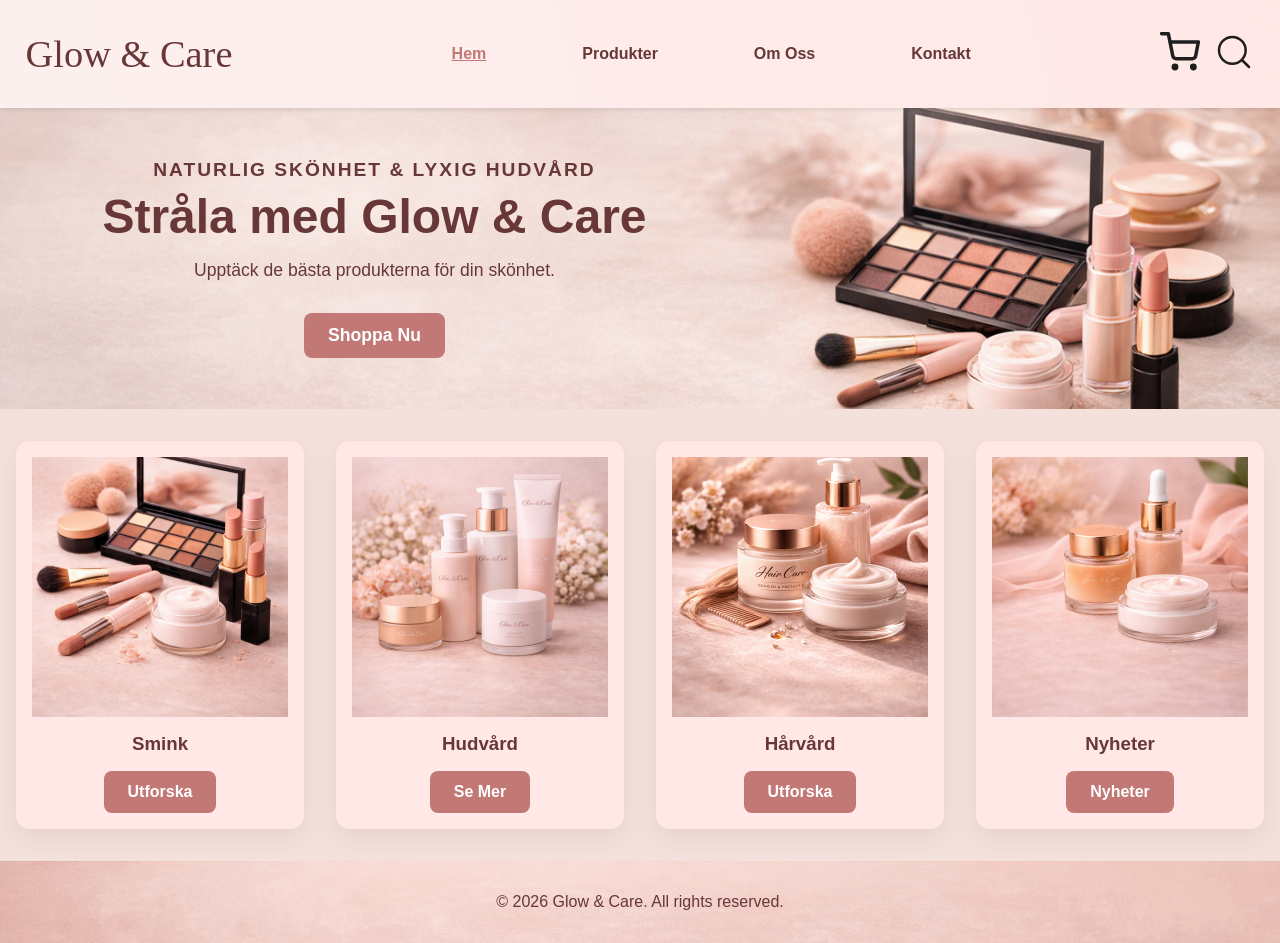
<file: index.html>
<!DOCTYPE html>
<html lang="sv">
<head>
    <meta charset="UTF-8">
    <meta name="viewport" content="width=device-width, initial-scale=1.0">
    <title>Glow & Care</title>
    <link rel="stylesheet" href="style.css">
    <script src="cart.js"></script>
</head>
<body>
    <header>
        <nav class="navbar">
            <div class="logo">
                <h1 id="logo">Glow & Care</h1>
            </div>
            <ul class="nav-links">
                <li><a href="index.html" class="active">Hem</a></li>
                <li><a href="products.html">Produkter</a></li>
                <li><a href="aboutUs.html">Om Oss</a></li>
                <li><a href="contact.html">Kontakt</a></li>
            </ul>
            <div class="nav-icons">
                <a id="cart-icon" href="cart.html" style="position: relative; cursor: pointer;">
                    <img id="icons" src="Shopping cart.svg" alt="Shopping Cart">
                    <span id="cart-count" class="cart-badge">0</span>
                </a>
                <img id="icons" src="Search.svg" alt="Search Icon">
            </div>
        </nav>
    </header>

    <section class="hero">
        <div class="hero-content">
            <h2>Naturlig skönhet & lyxig hudvård</h2>
            <h1>Stråla med Glow & Care</h1>
            <p>Upptäck de bästa produkterna för din skönhet.</p>
            <a href="products.html" class="btn hero-btn">Shoppa Nu</a>
        </div>
        <div class="hero-image">
        </div>
    </section>

    <section class="categories">
        <div class="category-card">
            <img src="MakeupProductImage.png" alt="Smink">
            <h3>Smink</h3>
            <a href="makeup.html" class="btn">Utforska</a>
        </div>
        <div class="category-card">
            <img src="SkincareProductImage.png" alt="Hudvård">
            <h3>Hudvård</h3>
            <a href="skincare.html" class="btn">Se Mer</a>
        </div>
        <div class="category-card">
            <img src="haircareProductImage.png" alt="Hårvård">
            <h3>Hårvård</h3>
            <a href="haircare.html" class="btn">Utforska</a>
        </div>
        <div class="category-card">
            <img src="NewsProductImage.png" alt="Nyheter">
            <h3>Nyheter</h3>
            <a href="products.html" class="btn">Nyheter</a>
        </div>
    </section>

    <footer>
        <p>&copy; 2026 Glow & Care. All rights reserved.</p>
    </footer>
</body>
</html>
</file>
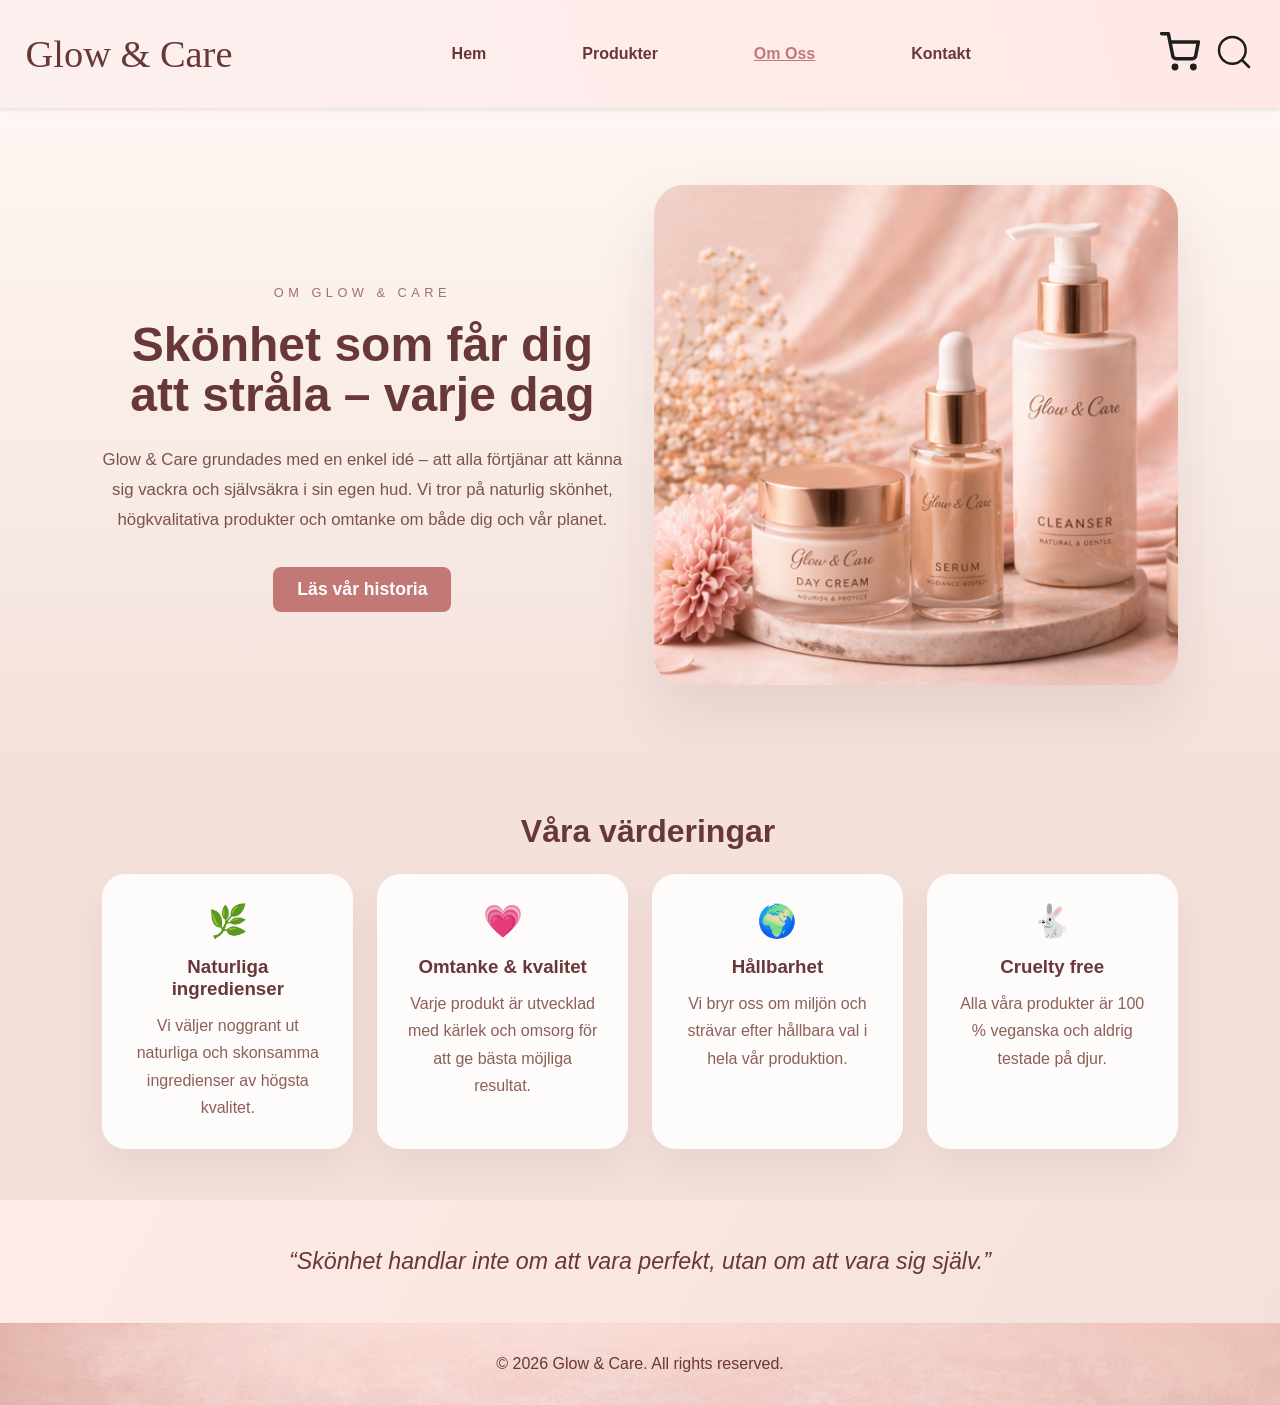
<file: aboutUs.html>
<!DOCTYPE html>
<html lang="sv">
<head>
    <meta charset="UTF-8">
    <meta name="viewport" content="width=device-width, initial-scale=1.0">
    <title>Om Oss - Glow & Care</title>
    <link rel="stylesheet" href="style.css">
    <link rel="stylesheet" href="about.css">
    <script src="cart.js"></script>
</head>
<body>
    <header>
        <nav class="navbar">
            <div class="logo">
                <h1 id="logo">Glow & Care</h1>
            </div>
            <ul class="nav-links">
                <li><a href="index.html">Hem</a></li>
                <li><a href="products.html">Produkter</a></li>
                <li><a href="aboutUs.html" class="active">Om Oss</a></li>
                <li><a href="contact.html">Kontakt</a></li>
            </ul>
            <div class="nav-icons">
                <a id="cart-icon" href="cart.html" style="position: relative; cursor: pointer;">
                    <img id="icons" src="Shopping cart.svg" alt="Shopping Cart">
                    <span id="cart-count" class="cart-badge">0</span>
                </a>
                <img id="icons" src="Search.svg" alt="Search Icon">
            </div>
        </nav>
    </header>

    <section class="hero about-hero">
        <div class="hero-content">
            <p class="section-label">Om Glow & Care</p>
            <h1>Skönhet som får dig att stråla – varje dag</h1>
            <p>Glow & Care grundades med en enkel idé – att alla förtjänar att känna sig vackra och självsäkra i sin egen hud. Vi tror på naturlig skönhet, högkvalitativa produkter och omtanke om både dig och vår planet.</p>
            <a href="#values" class="btn hero-btn">Läs vår historia</a>
        </div>
        <div class="hero-image about-hero-image"></div>
    </section>

    <section id="values" class="values">
        <h2 class="section-title">Våra värderingar</h2>
        <div class="values-grid">
            <div class="value-card">
                <div class="value-icon">🌿</div>
                <h3>Naturliga ingredienser</h3>
                <p>Vi väljer noggrant ut naturliga och skonsamma ingredienser av högsta kvalitet.</p>
            </div>
            <div class="value-card">
                <div class="value-icon">💗</div>
                <h3>Omtanke & kvalitet</h3>
                <p>Varje produkt är utvecklad med kärlek och omsorg för att ge bästa möjliga resultat.</p>
            </div>
            <div class="value-card">
                <div class="value-icon">🌍</div>
                <h3>Hållbarhet</h3>
                <p>Vi bryr oss om miljön och strävar efter hållbara val i hela vår produktion.</p>
            </div>
            <div class="value-card">
                <div class="value-icon">🐇</div>
                <h3>Cruelty free</h3>
                <p>Alla våra produkter är 100 % veganska och aldrig testade på djur.</p>
            </div>
        </div>
    </section>

    <section class="quote-banner">
        <p>“Skönhet handlar inte om att vara perfekt, utan om att vara sig själv.”</p>
    </section>

    <footer>
        <p>&copy; 2026 Glow & Care. All rights reserved.</p>
    </footer>
</body>
</html>
</file>
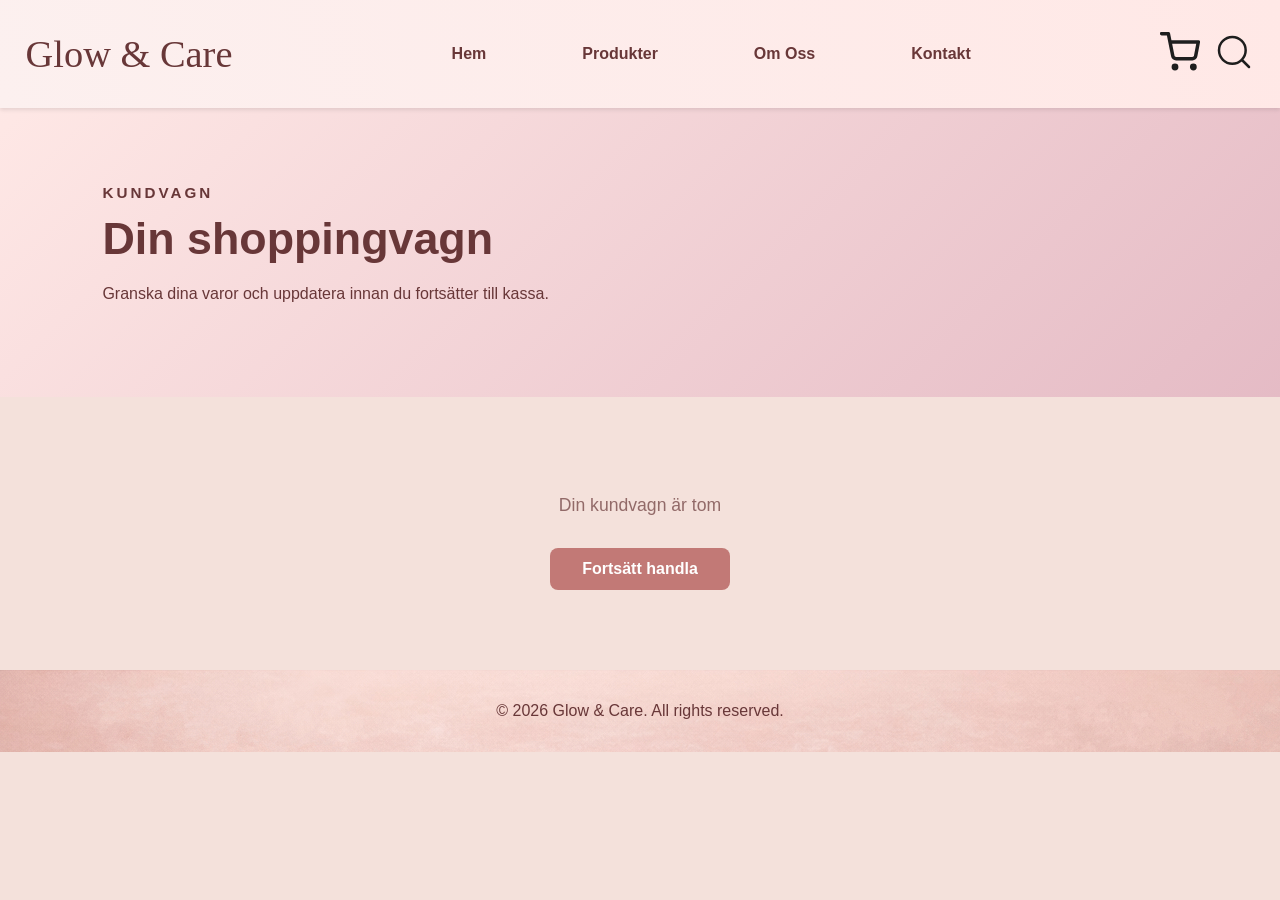
<file: cart.html>
<!DOCTYPE html>
<html lang="sv">
<head>
    <meta charset="UTF-8">
    <meta name="viewport" content="width=device-width, initial-scale=1.0">
    <title>Kundvagn | Glow & Care</title>
    <link rel="stylesheet" href="style.css">
    <script src="cart.js"></script>
</head>
<body>
    <header>
        <nav class="navbar">
            <div class="logo">
                <h1 id="logo">Glow & Care</h1>
            </div>
            <ul class="nav-links">
                <li><a href="index.html">Hem</a></li>
                <li><a href="products.html">Produkter</a></li>
                <li><a href="aboutUs.html">Om Oss</a></li>
                <li><a href="contact.html">Kontakt</a></li>
            </ul>
            <div class="nav-icons">
                <a id="cart-icon" href="cart.html" style="position: relative; cursor: pointer;">
                    <img id="icons" src="Shopping cart.svg" alt="Shopping Cart">
                    <span id="cart-count" class="cart-badge">0</span>
                </a>
                <img id="icons" src="Search.svg" alt="Search Icon">
            </div>
        </nav>
    </header>

    <section class="page-hero">
        <div>
            <h2>Kundvagn</h2>
            <h1>Din shoppingvagn</h1>
            <p>Granska dina varor och uppdatera innan du fortsätter till kassa.</p>
        </div>
    </section>

    <section class="cart-container">
        <div id="cart-content">
            <div class="empty-cart">
                <p>Din kundvagn är tom</p>
                <a href="products.html" class="btn btn-continue-shopping">Fortsätt handla</a>
            </div>
        </div>
    </section>

    <footer>
        <p>&copy; 2026 Glow & Care. All rights reserved.</p>
    </footer>

    <script>
        // Hantera kundvagn-sidan
        class CartPage {
            constructor() {
                this.cart = window.cart;
                this.renderCart();
            }

            renderCart() {
                const cartContent = document.getElementById('cart-content');
                
                if (this.cart.cart.length === 0) {
                    cartContent.innerHTML = `
                        <div class="empty-cart">
                            <p>Din kundvagn är tom</p>
                            <a href="products.html" class="btn btn-continue-shopping">Fortsätt handla</a>
                        </div>
                    `;
                    return;
                }

                let html = '<div class="cart-items">';
                
                this.cart.cart.forEach(item => {
                    const totalPrice = item.price * item.quantity;
                    html += `
                        <div class="cart-item">
                            <div class="cart-item-info">
                                <div class="cart-item-name">${item.name}</div>
                                <div class="cart-item-price">${item.price} kr per stycke</div>
                                <div class="cart-item-quantity">
                                    <button class="quantity-btn" onclick="cartPage.updateQuantity('${item.id}', ${item.quantity - 1})">−</button>
                                    <input type="number" class="quantity-input" value="${item.quantity}" min="1" onchange="cartPage.updateQuantity('${item.id}', parseInt(this.value))">
                                    <button class="quantity-btn" onclick="cartPage.updateQuantity('${item.id}', ${item.quantity + 1})">+</button>
                                </div>
                                <div><strong>Totalt: ${totalPrice} kr</strong></div>
                            </div>
                            <button class="remove-btn" onclick="cartPage.removeItem('${item.id}')">Ta bort</button>
                        </div>
                    `;
                });

                html += '</div>';

                // Lägg till sammanfattning
                const totalPrice = this.cart.getTotalPrice();
                html += `
                    <div class="cart-summary">
                        <div class="summary-row">
                            <span>Summa:</span>
                            <span>${this.cart.cart.reduce((sum, item) => sum + (item.price * item.quantity), 0)} kr</span>
                        </div>
                        <div class="summary-row">
                            <span>Frakt:</span>
                            <span>49 kr</span>
                        </div>
                        <div class="summary-row summary-total">
                            <span>Totalt att betala:</span>
                            <span>${totalPrice + 49} kr</span>
                        </div>
                    </div>
                    <div class="cart-actions">
                        <a href="products.html" class="btn btn-continue-shopping">Fortsätt handla</a>
                        <button class="btn btn-checkout" onclick="cartPage.checkout()">Gå till kassa</button>
                    </div>
                `;

                cartContent.innerHTML = html;
            }

            updateQuantity(productId, newQuantity) {
                this.cart.updateQuantity(productId, newQuantity);
                this.renderCart();
            }

            removeItem(productId) {
                this.cart.removeProduct(productId);
                this.renderCart();
            }

            checkout() {
                alert('Tack för din beställning!');
                this.cart.clearCart();
                this.renderCart();
            }
        }

        // Initiera kundvagn-sida när DOM är redo
        document.addEventListener('DOMContentLoaded', () => {
            window.cartPage = new CartPage();
        });
    </script>
</body>
</html>
</file>
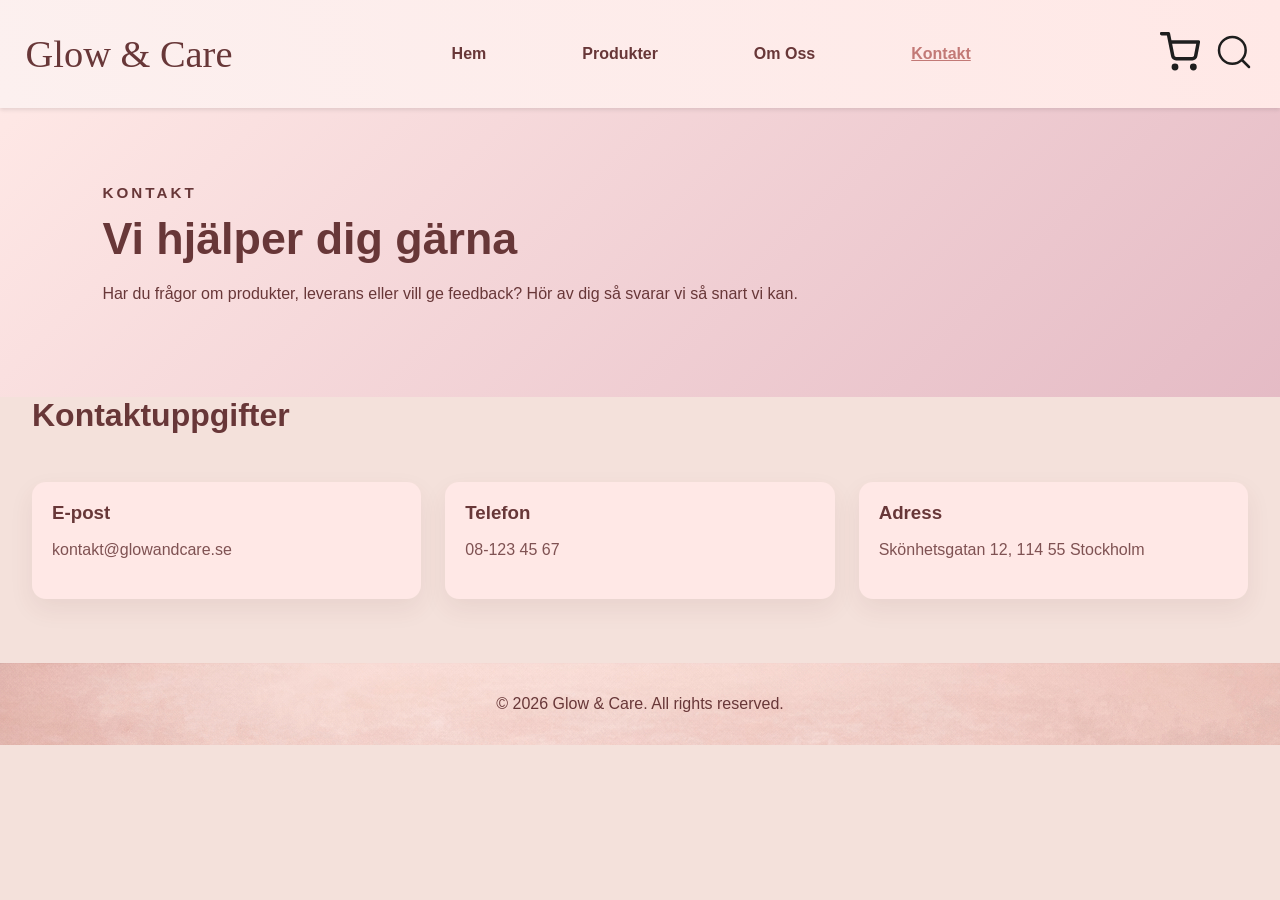
<file: contact.html>
<!DOCTYPE html>
<html lang="sv">
<head>
    <meta charset="UTF-8">
    <meta name="viewport" content="width=device-width, initial-scale=1.0">
    <title>Kontakt | Glow & Care</title>
    <link rel="stylesheet" href="style.css">
    <script src="cart.js"></script>
</head>
<body>
    <header>
        <nav class="navbar">
            <div class="logo">
                <h1 id="logo">Glow & Care</h1>
            </div>
            <ul class="nav-links">
                <li><a href="index.html">Hem</a></li>
                <li><a href="products.html">Produkter</a></li>
                <li><a href="aboutUs.html">Om Oss</a></li>
                <li><a href="contact.html" class="active">Kontakt</a></li>
            </ul>
            <div class="nav-icons">
                <a id="cart-icon" href="cart.html" style="position: relative; cursor: pointer;">
                    <img id="icons" src="Shopping cart.svg" alt="Shopping Cart">
                    <span id="cart-count" class="cart-badge">0</span>
                </a>
                <img id="icons" src="Search.svg" alt="Search Icon">
            </div>
        </nav>
    </header>

    <section class="page-hero">
        <div>
            <h2>Kontakt</h2>
            <h1>Vi hjälper dig gärna</h1>
            <p>Har du frågor om produkter, leverans eller vill ge feedback? Hör av dig så svarar vi så snart vi kan.</p>
        </div>
    </section>

    <section class="page-section">
        <h2 class="section-title">Kontaktuppgifter</h2>
        <div class="product-grid">
            <article class="product-card">
                <div class="card-content">
                    <h3>E-post</h3>
                    <p>kontakt@glowandcare.se</p>
                </div>
            </article>
            <article class="product-card">
                <div class="card-content">
                    <h3>Telefon</h3>
                    <p>08-123 45 67</p>
                </div>
            </article>
            <article class="product-card">
                <div class="card-content">
                    <h3>Adress</h3>
                    <p>Skönhetsgatan 12, 114 55 Stockholm</p>
                </div>
            </article>
        </div>
    </section>

    <footer>
        <p>&copy; 2026 Glow & Care. All rights reserved.</p>
    </footer>
</body>
</html>
</file>
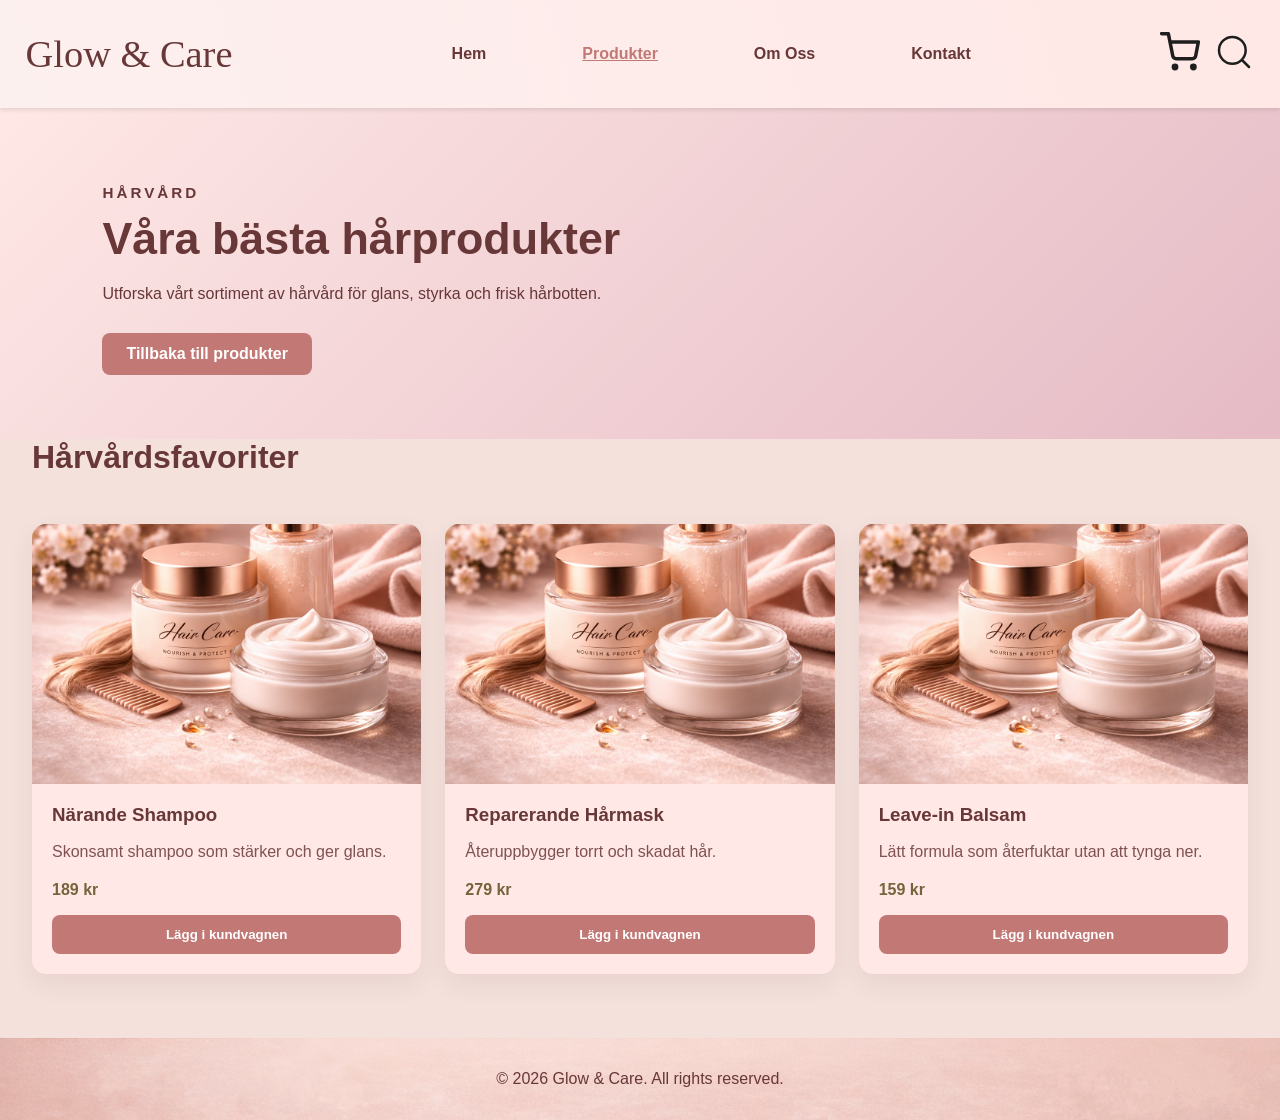
<file: haircare.html>
<!DOCTYPE html>
<html lang="sv">
<head>
    <meta charset="UTF-8">
    <meta name="viewport" content="width=device-width, initial-scale=1.0">
    <title>Hårvård | Glow & Care</title>
    <link rel="stylesheet" href="style.css">
    <script src="cart.js"></script>
</head>
<body>
    <header>
        <nav class="navbar">
            <div class="logo">
                <h1 id="logo">Glow & Care</h1>
            </div>
            <ul class="nav-links">
                <li><a href="index.html">Hem</a></li>
                <li><a href="products.html" class="active">Produkter</a></li>
                <li><a href="aboutUs.html">Om Oss</a></li>
                <li><a href="contact.html">Kontakt</a></li>
            </ul>
            <div class="nav-icons">
                <a id="cart-icon" href="cart.html" style="position: relative; cursor: pointer;">
                    <img id="icons" src="Shopping cart.svg" alt="Shopping Cart">
                    <span id="cart-count" class="cart-badge">0</span>
                </a>
                <img id="icons" src="Search.svg" alt="Search Icon">
            </div>
        </nav>
    </header>

    <section class="page-hero">
        <div>
            <h2>Hårvård</h2>
            <h1>Våra bästa hårprodukter</h1>
            <p>Utforska vårt sortiment av hårvård för glans, styrka och frisk hårbotten.</p>
            <a href="products.html" class="btn">Tillbaka till produkter</a>
        </div>
    </section>

    <section class="page-section">
        <h2 class="section-title">Hårvårdsfavoriter</h2>
        <div class="product-grid">
            <article class="product-card">
                <img src="haircareProductImage.png" alt="Några hårprodukter">
                <div class="card-content">
                    <h3>Närande Shampoo</h3>
                    <p>Skonsamt shampoo som stärker och ger glans.</p>
                    <span class="price">189 kr</span>
                    <button class="btn btn-add-cart" data-add-to-cart data-product='{"id": "shampoo-1", "name": "Närande Shampoo", "price": 189}'>Lägg i kundvagnen</button>
                </div>
            </article>
            <article class="product-card">
                <img src="haircareProductImage.png" alt="Hårmask">
                <div class="card-content">
                    <h3>Reparerande Hårmask</h3>
                    <p>Återuppbygger torrt och skadat hår.</p>
                    <span class="price">279 kr</span>
                    <button class="btn btn-add-cart" data-add-to-cart data-product='{"id": "hairmask-1", "name": "Reparerande Hårmask", "price": 279}'>Lägg i kundvagnen</button>
                </div>
            </article>
            <article class="product-card">
                <img src="haircareProductImage.png" alt="Leave-in balsam">
                <div class="card-content">
                    <h3>Leave-in Balsam</h3>
                    <p>Lätt formula som återfuktar utan att tynga ner.</p>
                    <span class="price">159 kr</span>
                    <button class="btn btn-add-cart" data-add-to-cart data-product='{"id": "leavein-1", "name": "Leave-in Balsam", "price": 159}'>Lägg i kundvagnen</button>
                </div>
            </article>
        </div>
    </section>

    <footer>
        <p>&copy; 2026 Glow & Care. All rights reserved.</p>
    </footer>
</body>
</html>
</file>
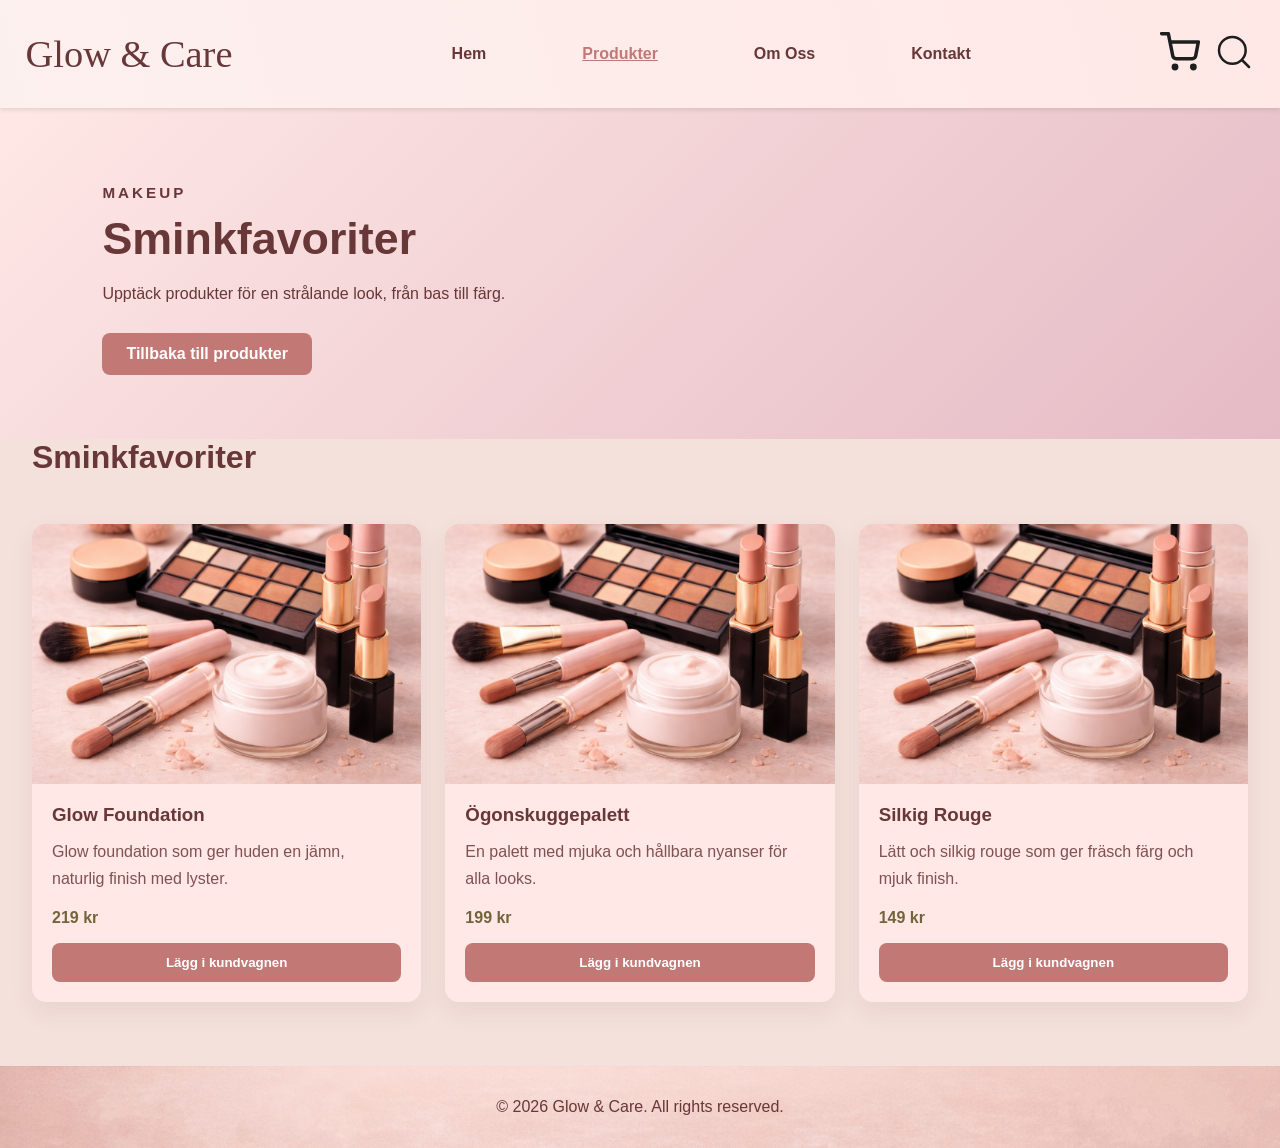
<file: makeup.html>
<!DOCTYPE html>
<html lang="sv">
<head>
    <meta charset="UTF-8">
    <meta name="viewport" content="width=device-width, initial-scale=1.0">
    <title>Makeup | Glow & Care</title>
    <link rel="stylesheet" href="style.css">
    <script src="cart.js"></script>
</head>
<body>
    <header>
        <nav class="navbar">
            <div class="logo">
                <h1 id="logo">Glow & Care</h1>
            </div>
            <ul class="nav-links">
                <li><a href="index.html">Hem</a></li>
                <li><a href="products.html" class="active">Produkter</a></li>
                <li><a href="aboutUs.html">Om Oss</a></li>
                <li><a href="contact.html">Kontakt</a></li>
            </ul>
            <div class="nav-icons">
                <a id="cart-icon" href="cart.html" style="position: relative; cursor: pointer;">
                    <img id="icons" src="Shopping cart.svg" alt="Shopping Cart">
                    <span id="cart-count" class="cart-badge">0</span>
                </a>
                <img id="icons" src="Search.svg" alt="Search Icon">
            </div>
        </nav>
    </header>

    <section class="page-hero">
        <div>
            <h2>Makeup</h2>
            <h1>Sminkfavoriter</h1>
            <p>Upptäck produkter för en strålande look, från bas till färg.</p>
            <a href="products.html" class="btn">Tillbaka till produkter</a>
        </div>
    </section>

    <section class="page-section">
        <h2 class="section-title">Sminkfavoriter</h2>
        <div class="product-grid">
            <article class="product-card">
                <img src="MakeupProductImage.png" alt="Glow foundation produktbild">
                <div class="card-content">
                    <h3>Glow Foundation</h3>
                    <p>Glow foundation som ger huden en jämn, naturlig finish med lyster.</p>
                    <span class="price">219 kr</span>
                    <button class="btn btn-add-cart" data-add-to-cart data-product='{"id": "foundation-1", "name": "Glow Foundation", "price": 219}'>Lägg i kundvagnen</button>
                </div>
            </article>
            <article class="product-card">
                <img src="MakeupProductImage.png" alt="Ögonskuggepalett">
                <div class="card-content">
                    <h3>Ögonskuggepalett</h3>
                    <p>En palett med mjuka och hållbara nyanser för alla looks.</p>
                    <span class="price">199 kr</span>
                    <button class="btn btn-add-cart" data-add-to-cart data-product='{"id": "eyeshadow-1", "name": "Ögonskuggepalett", "price": 199}'>Lägg i kundvagnen</button>
                </div>
            </article>
            <article class="product-card">
                <img src="MakeupProductImage.png" alt="Rouge produktbild">
                <div class="card-content">
                    <h3>Silkig Rouge</h3>
                    <p>Lätt och silkig rouge som ger fräsch färg och mjuk finish.</p>
                    <span class="price">149 kr</span>
                    <button class="btn btn-add-cart" data-add-to-cart data-product='{"id": "blush-1", "name": "Silkig Rouge", "price": 149}'>Lägg i kundvagnen</button>
                </div>
            </article>
        </div>
    </section>

    <footer>
        <p>&copy; 2026 Glow & Care. All rights reserved.</p>
    </footer>
</body>
</html>
</file>
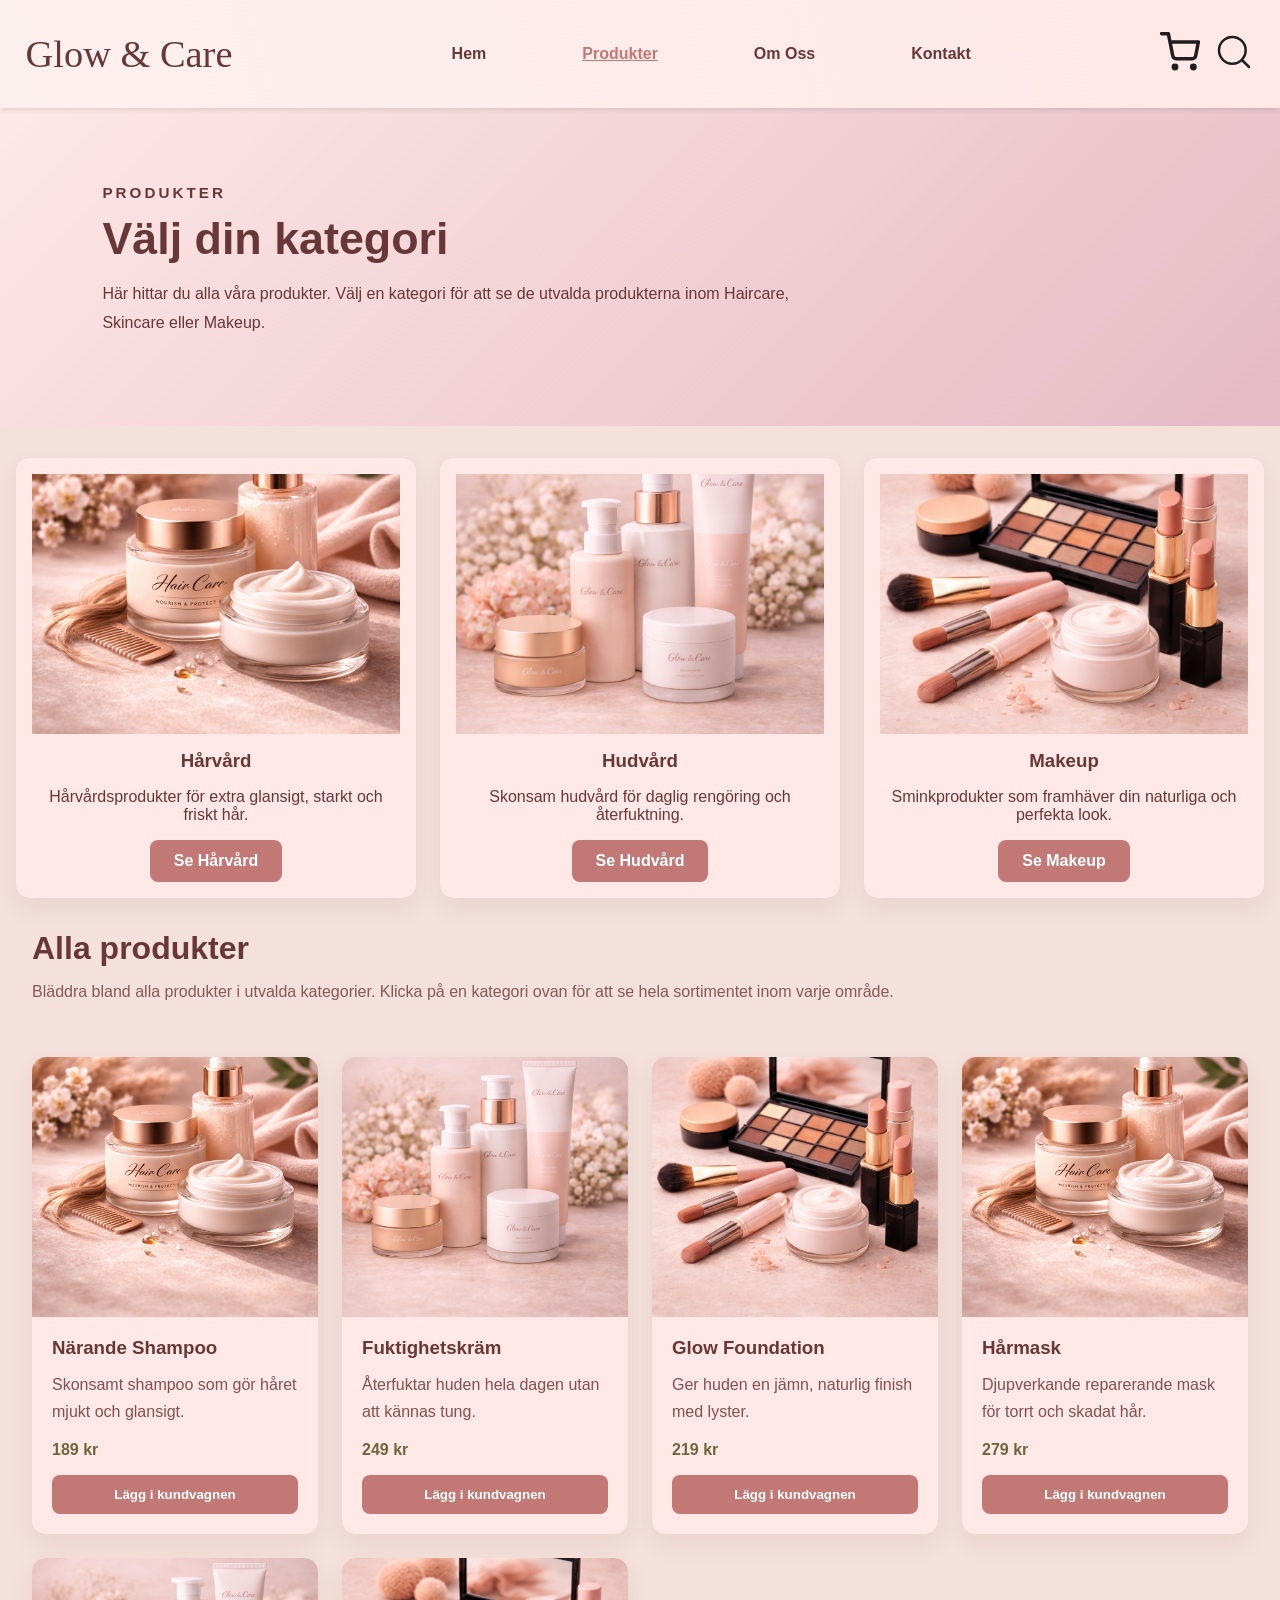
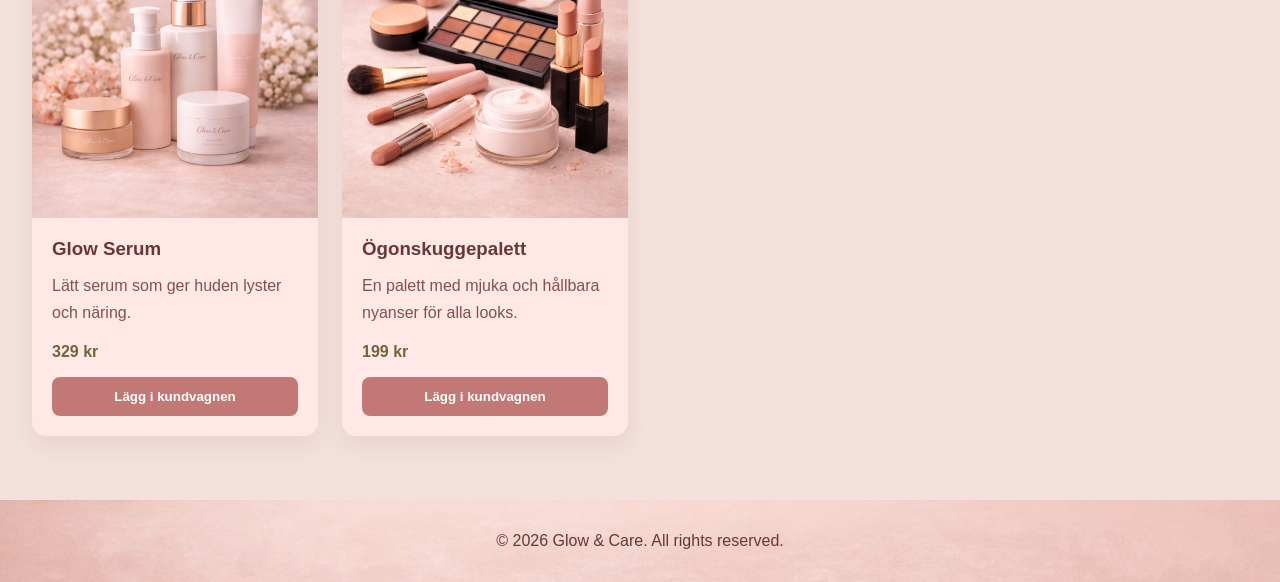
<file: products.html>
<!DOCTYPE html>
<html lang="sv">
<head>
    <meta charset="UTF-8">
    <meta name="viewport" content="width=device-width, initial-scale=1.0">
    <title>Produkter | Glow & Care</title>
    <link rel="stylesheet" href="style.css">
    <script src="cart.js"></script>
</head>
<body>
    <header>
        <nav class="navbar">
            <div class="logo">
                <h1 id="logo">Glow & Care</h1>
            </div>
            <ul class="nav-links">
                <li><a href="index.html">Hem</a></li>
                <li><a href="products.html" class="active">Produkter</a></li>
                <li><a href="aboutUs.html">Om Oss</a></li>
                <li><a href="contact.html">Kontakt</a></li>
            </ul>
            <div class="nav-icons">
                <a id="cart-icon" href="cart.html" style="position: relative; cursor: pointer;">
                    <img id="icons" src="Shopping cart.svg" alt="Shopping Cart">
                    <span id="cart-count" class="cart-badge">0</span>
                </a>
                <img id="icons" src="Search.svg" alt="Search Icon">
            </div>
        </nav>
    </header>

    <section class="page-hero">
        <div>
            <h2>Produkter</h2>
            <h1>Välj din kategori</h1>
            <p>Här hittar du alla våra produkter. Välj en kategori för att se de utvalda produkterna inom Haircare, Skincare eller Makeup.</p>
        </div>
    </section>

    <section class="category-grid">
        <article class="category-card">
            <img src="haircareProductImage.png" alt="Hårvård">
            <h3>Hårvård</h3>
            <p>Hårvårdsprodukter för extra glansigt, starkt och friskt hår.</p>
            <a href="haircare.html" class="btn">Se Hårvård</a>
        </article>
        <article class="category-card">
            <img src="SkincareProductImage.png" alt="Hudvård">
            <h3>Hudvård</h3>
            <p>Skonsam hudvård för daglig rengöring och återfuktning.</p>
            <a href="skincare.html" class="btn">Se Hudvård</a>
        </article>
        <article class="category-card">
            <img src="MakeupProductImage.png" alt="Smink">
            <h3>Makeup</h3>
            <p>Sminkprodukter som framhäver din naturliga och perfekta look.</p>
            <a href="makeup.html" class="btn">Se Makeup</a>
        </article>
    </section>

    <section class="page-section">
        <h2 class="section-title">Alla produkter</h2>
        <p class="section-intro">Bläddra bland alla produkter i utvalda kategorier. Klicka på en kategori ovan för att se hela sortimentet inom varje område.</p>
        <div class="product-grid">
            <article class="product-card">
                <img src="haircareProductImage.png" alt="Nära shampookort">
                <div class="card-content">
                    <h3>Närande Shampoo</h3>
                    <p>Skonsamt shampoo som gör håret mjukt och glansigt.</p>
                    <span class="price">189 kr</span>
                    <button class="btn btn-add-cart" data-add-to-cart data-product='{"id": "shampoo-1", "name": "Närande Shampoo", "price": 189}'>Lägg i kundvagnen</button>
                </div>
            </article>
            <article class="product-card">
                <img src="SkincareProductImage.png" alt="Fuktighetskräm produktbild">
                <div class="card-content">
                    <h3>Fuktighetskräm</h3>
                    <p>Återfuktar huden hela dagen utan att kännas tung.</p>
                    <span class="price">249 kr</span>
                    <button class="btn btn-add-cart" data-add-to-cart data-product='{"id": "moisturizer-1", "name": "Fuktighetskräm", "price": 249}'>Lägg i kundvagnen</button>
                </div>
            </article>
            <article class="product-card">
                <img src="MakeupProductImage.png" alt="Sminkprodukt">
                <div class="card-content">
                    <h3>Glow Foundation</h3>
                    <p>Ger huden en jämn, naturlig finish med lyster.</p>
                    <span class="price">219 kr</span>
                    <button class="btn btn-add-cart" data-add-to-cart data-product='{"id": "foundation-1", "name": "Glow Foundation", "price": 219}'>Lägg i kundvagnen</button>
                </div>
            </article>
            <article class="product-card">
                <img src="haircareProductImage.png" alt="Hårvårdsprodukt">
                <div class="card-content">
                    <h3>Hårmask</h3>
                    <p>Djupverkande reparerande mask för torrt och skadat hår.</p>
                    <span class="price">279 kr</span>
                    <button class="btn btn-add-cart" data-add-to-cart data-product='{"id": "hairmask-1", "name": "Hårmask", "price": 279}'>Lägg i kundvagnen</button>
                </div>
            </article>
            <article class="product-card">
                <img src="SkincareProductImage.png" alt="Ansiktsserum">
                <div class="card-content">
                    <h3>Glow Serum</h3>
                    <p>Lätt serum som ger huden lyster och näring.</p>
                    <span class="price">329 kr</span>
                    <button class="btn btn-add-cart" data-add-to-cart data-product='{"id": "serum-1", "name": "Glow Serum", "price": 329}'>Lägg i kundvagnen</button>
                </div>
            </article>
            <article class="product-card">
                <img src="MakeupProductImage.png" alt="Makeup-ögonskugga">
                <div class="card-content">
                    <h3>Ögonskuggepalett</h3>
                    <p>En palett med mjuka och hållbara nyanser för alla looks.</p>
                    <span class="price">199 kr</span>
                    <button class="btn btn-add-cart" data-add-to-cart data-product='{"id": "eyeshadow-1", "name": "Ögonskuggepalett", "price": 199}'>Lägg i kundvagnen</button>
                </div>
            </article>
        </div>
    </section>

    <footer>
        <p>&copy; 2026 Glow & Care. All rights reserved.</p>
    </footer>
</body>
</html>
</file>
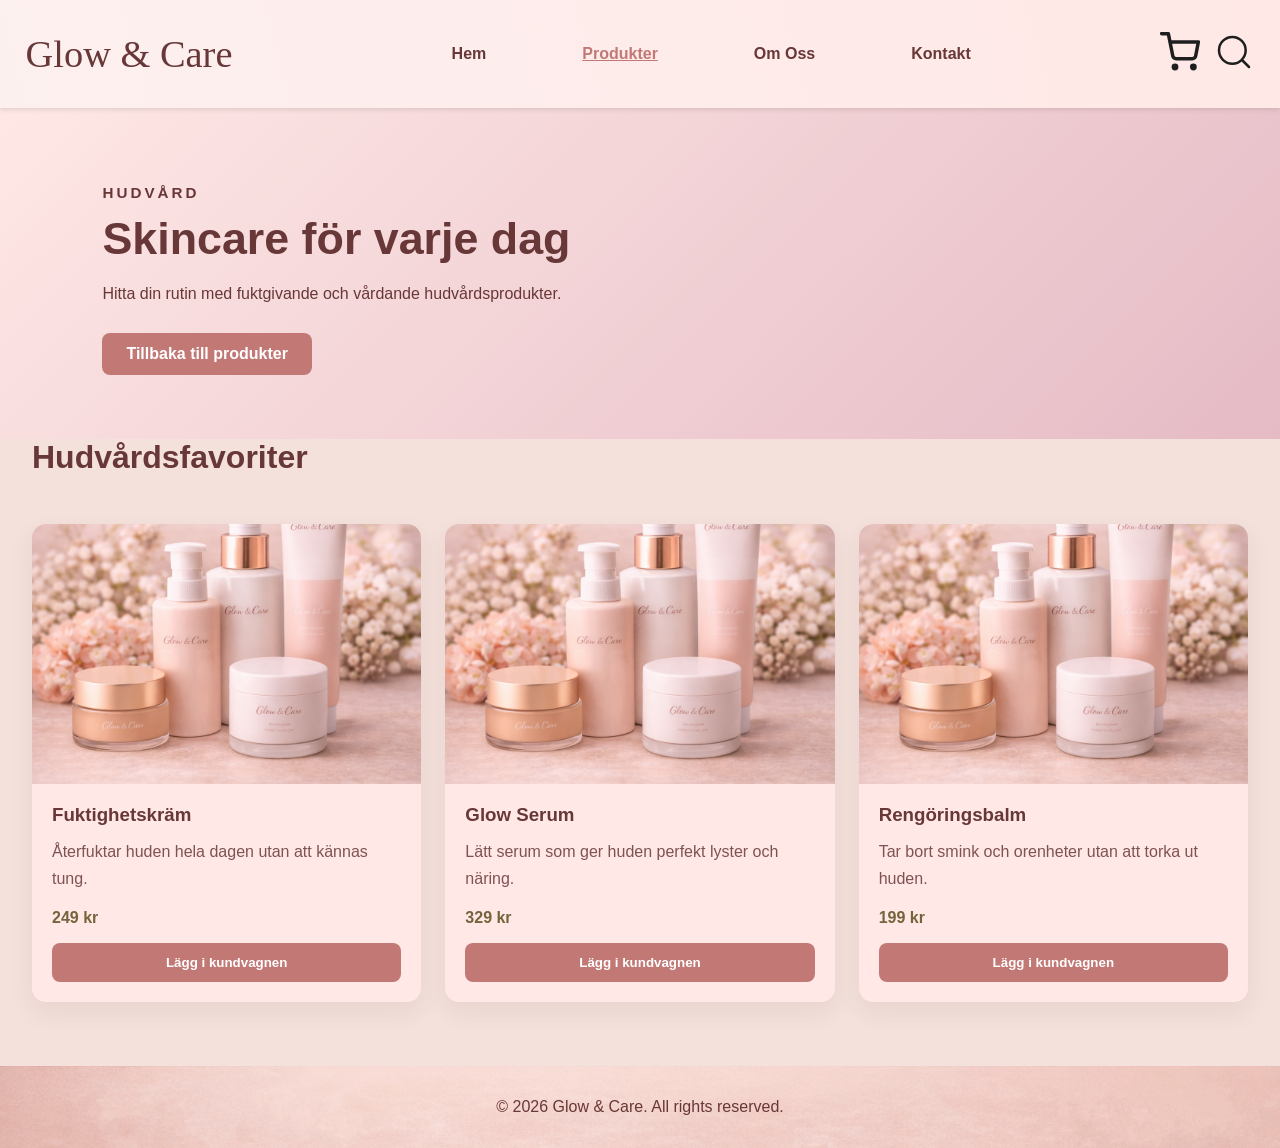
<file: skincare.html>
<!DOCTYPE html>
<html lang="sv">
<head>
    <meta charset="UTF-8">
    <meta name="viewport" content="width=device-width, initial-scale=1.0">
    <title>Hudvård | Glow & Care</title>
    <link rel="stylesheet" href="style.css">
    <script src="cart.js"></script>
</head>
<body>
    <header>
        <nav class="navbar">
            <div class="logo">
                <h1 id="logo">Glow & Care</h1>
            </div>
            <ul class="nav-links">
                <li><a href="index.html">Hem</a></li>
                <li><a href="products.html" class="active">Produkter</a></li>
                <li><a href="aboutUs.html">Om Oss</a></li>
                <li><a href="contact.html">Kontakt</a></li>
            </ul>
            <div class="nav-icons">
                <a id="cart-icon" href="cart.html" style="position: relative; cursor: pointer;">
                    <img id="icons" src="Shopping cart.svg" alt="Shopping Cart">
                    <span id="cart-count" class="cart-badge">0</span>
                </a>
                <img id="icons" src="Search.svg" alt="Search Icon">
            </div>
        </nav>
    </header>

    <section class="page-hero">
        <div>
            <h2>Hudvård</h2>
            <h1>Skincare för varje dag</h1>
            <p>Hitta din rutin med fuktgivande och vårdande hudvårdsprodukter.</p>
            <a href="products.html" class="btn">Tillbaka till produkter</a>
        </div>
    </section>

    <section class="page-section">
        <h2 class="section-title">Hudvårdsfavoriter</h2>
        <div class="product-grid">
            <article class="product-card">
                <img src="SkincareProductImage.png" alt="Fuktighetskräm produktbild">
                <div class="card-content">
                    <h3>Fuktighetskräm</h3>
                    <p>Återfuktar huden hela dagen utan att kännas tung.</p>
                    <span class="price">249 kr</span>
                    <button class="btn btn-add-cart" data-add-to-cart data-product='{"id": "moisturizer-1", "name": "Fuktighetskräm", "price": 249}'>Lägg i kundvagnen</button>
                </div>
            </article>
            <article class="product-card">
                <img src="SkincareProductImage.png" alt="Glow serum">
                <div class="card-content">
                    <h3>Glow Serum</h3>
                    <p>Lätt serum som ger huden perfekt lyster och näring.</p>
                    <span class="price">329 kr</span>
                    <button class="btn btn-add-cart" data-add-to-cart data-product='{"id": "serum-1", "name": "Glow Serum", "price": 329}'>Lägg i kundvagnen</button>
                </div>
            </article>
            <article class="product-card">
                <img src="SkincareProductImage.png" alt="Rengöringsbalm">
                <div class="card-content">
                    <h3>Rengöringsbalm</h3>
                    <p>Tar bort smink och orenheter utan att torka ut huden.</p>
                    <span class="price">199 kr</span>
                    <button class="btn btn-add-cart" data-add-to-cart data-product='{"id": "cleansingbalm-1", "name": "Rengöringsbalm", "price": 199}'>Lägg i kundvagnen</button>
                </div>
            </article>
        </div>
    </section>

    <footer>
        <p>&copy; 2026 Glow & Care. All rights reserved.</p>
    </footer>
</body>
</html>
</file>
<file: style.css>
:root{
    --navbar-color: #fcf0ef;
    --button-color: #c27976;
    --green-accent: #74643c;
    --bg-color: #f4e1db;
    --text-color: #683738;
    --light-accent: #ffe8e6;
    --gradient-orange: #e4b974;
}

:root.dark {
    --navbar-color: #683738;
    --button-color: #c27976;
    --green-accent: #74643c;
    --bg-color: #f4e1db;
    --text-color: #fcf0ef;
    --light-accent: #ffe8e6;
}

body {
    margin: 0;
    font-family: Arial, sans-serif;
    background-color: var(--bg-color);
    color: var(--text-color);
}
a {
    text-decoration: none;
    color: inherit;
}

h1#logo {
    font-family : 'Brush Script MT', cursive;
    font-size: 240%;
    font-weight:lighter;    
}

.navbar {
    display: flex;
    align-items: center;
    justify-content: space-between;
    padding: 0 2%;
    position: sticky;
    top: 0;
    background: linear-gradient(75deg, var(--navbar-color), var(--light-accent));
    box-shadow: 0 2px 4px rgba(0,0,0,0.1);
}
.nav-links {
    list-style: none;
    display: flex;
    gap: 6rem;

    
}
.nav-links li a {
    font-weight: 600;
    color: var(--text-color);
    
}
.nav-icons .icon {
    margin-left: 5%;
    font-size: 1.2rem;
    cursor: pointer;
}
#icons {
    padding-left: 10px;
}

.hero {
    display: flex;
    flex-direction: left;
    align-items: left;
    justify-content: left;
    padding: 4% 8%;
    text-align: center;
    background-size: cover;
    background-position: left;
    background-color: var(--light-accent);
    background-image: url('Skärmbild 2026-03-19 142146.jpg');
}
.hero-content h1 {
    font-size: 3rem;
    margin: 0.5rem 0;
}
.hero-content h2 {
    font-size: 1.2rem;
    letter-spacing: 2px;
    text-transform: uppercase;
    margin: 0;
}
.hero-content p {
    margin: 1rem 0 2rem;
    font-size: 1.1rem;
}
.btn {
    background-color: var(--button-color);
    color: white;
    padding: 0.75rem 1.5rem;
    border-radius: 8px;
    font-weight: 700;
    display: inline-block;
}
.hero-btn {
    font-size: 1.1rem;
}

.categories {
    display: grid;
    gap: 2rem;
    padding: 2rem 1rem;
    grid-template-columns: repeat(auto-fit, minmax(200px, 1fr));
}
.category-card {
    background-color: var(--light-accent);
    border-radius: 10px;
    overflow: hidden;
    text-align: center;
    padding: 1rem;
}
.category-card img {
    width: 100%;
    display: block;
}
.category-card h3 {
    margin: 1rem 0;
}

.page-hero {
    padding: 4rem 8%;
    background: linear-gradient(135deg, rgba(255, 232, 230, 0.95), rgba(228, 185, 196, 0.95));
    text-align: left;
}

.page-hero h1 {
    font-size: 2.8rem;
    margin: 0.5rem 0;
}

.page-hero h2 {
    text-transform: uppercase;
    letter-spacing: 0.2em;
    font-size: 0.95rem;
    margin-bottom: 0.75rem;
}

.page-hero p {
    max-width: 700px;
    line-height: 1.8;
    margin-bottom: 1.5rem;
}

.category-grid,
.product-grid {
    display: grid;
    gap: 1.5rem;
    padding: 2rem 1rem;
    grid-template-columns: repeat(auto-fit, minmax(260px, 1fr));
}

.page-section {
    padding: 0 1rem 2rem;
}

.section-title {
    font-size: 2rem;
    margin: 0 0 1rem 1rem;
}

.section-intro {
    margin: 0 1rem 1.5rem;
    color: rgba(104, 55, 56, 0.8);
}

.product-card,
.category-card {
    background-color: var(--light-accent);
    border-radius: 14px;
    overflow: hidden;
    box-shadow: 0 10px 25px rgba(104, 55, 56, 0.08);
}

.product-card img,
.category-card img {
    width: 100%;
    display: block;
    object-fit: cover;
    max-height: 260px;
}

.card-content {
    padding: 1.25rem;
}

.product-card h3 {
    margin: 0 0 0.75rem;
}

.product-card p {
    margin: 0 0 1rem;
    color: rgba(104, 55, 56, 0.85);
    line-height: 1.7;
}

.price {
    display: inline-block;
    font-weight: 700;
    color: var(--green-accent);
}

.nav-links li a.active {
    color: var(--button-color);
    text-decoration: underline;
}

.nav-links li a:hover {
    text-decoration: underline;
}

/* Shopping Cart Badge */
.cart-badge {
    position: absolute;
    top: -5px;
    right: -5px;
    background-color: #c27976;
    color: white;
    border-radius: 50%;
    min-width: 24px;
    min-height: 24px;
    display: flex;
    align-items: center;
    justify-content: center;
    padding: 0;
    font-size: 0.85rem;
    font-weight: 900;
    line-height: 1;
    z-index: 10;
}

/* Add to Cart Button */
.btn-add-cart {
    width: 100%;
    margin-top: 1rem;
    border: none;
    cursor: pointer;
    transition: background-color 0.3s ease;
}

.btn-add-cart:hover {
    background-color: #a85d52;
}

/* Cart Page Styles */
.cart-container {
    padding: 2rem 1rem;
}

.empty-cart {
    text-align: center;
    padding: 3rem 1rem;
}

.empty-cart p {
    font-size: 1.1rem;
    color: rgba(104, 55, 56, 0.7);
    margin-bottom: 2rem;
}

.cart-items {
    display: grid;
    gap: 1.5rem;
    margin-bottom: 2rem;
}

.cart-item {
    background-color: var(--light-accent);
    border-radius: 10px;
    padding: 1.5rem;
    display: flex;
    justify-content: space-between;
    align-items: center;
    box-shadow: 0 4px 8px rgba(104, 55, 56, 0.05);
}

.cart-item-info {
    flex: 1;
}

.cart-item-name {
    font-size: 1.1rem;
    font-weight: 600;
    margin-bottom: 0.5rem;
}

.cart-item-price {
    color: var(--green-accent);
    font-weight: 600;
}

.cart-item-quantity {
    display: flex;
    align-items: center;
    gap: 1rem;
    margin: 1rem 0;
}

.quantity-btn {
    background-color: #c27976;
    color: white;
    border: none;
    width: 30px;
    height: 30px;
    border-radius: 4px;
    cursor: pointer;
    font-weight: 700;
}

.quantity-btn:hover {
    background-color: #a85d52;
}

.quantity-input {
    width: 50px;
    padding: 0.5rem;
    text-align: center;
    border: 1px solid #c27976;
    border-radius: 4px;
}

.remove-btn {
    background-color: #c27976;
    color: white;
    border: none;
    padding: 0.5rem 1rem;
    border-radius: 4px;
    cursor: pointer;
    font-weight: 600;
}

.remove-btn:hover {
    background-color: #a85d52;
}

.cart-summary {
    background-color: var(--light-accent);
    border-radius: 10px;
    padding: 2rem;
    text-align: right;
    margin-bottom: 2rem;
}

.summary-row {
    display: flex;
    justify-content: space-between;
    margin-bottom: 1rem;
    font-size: 1.1rem;
}

.summary-total {
    font-size: 1.4rem;
    font-weight: 700;
    color: var(--green-accent);
    border-top: 2px solid rgba(104, 55, 56, 0.2);
    padding-top: 1rem;
}

.cart-actions {
    display: flex;
    gap: 1rem;
    justify-content: flex-end;
}

.btn-checkout {
    background-color: var(--green-accent);
    color: white;
    padding: 0.75rem 2rem;
    border: none;
    border-radius: 8px;
    font-weight: 700;
    cursor: pointer;
    font-size: 1rem;
}

.btn-checkout:hover {
    background-color: #5f4e33;
}

.btn-continue-shopping {
    background-color: var(--button-color);
    color: white;
    padding: 0.75rem 2rem;
    border: none;
    border-radius: 8px;
    font-weight: 700;
    cursor: pointer;
    font-size: 1rem;
    text-decoration: none;
    display: inline-block;
}

.btn-continue-shopping:hover {
    background-color: #a85d52;
}

footer {
    text-align: center;
    padding: 1rem 0;
    background-image: url(footerPink.jpg);
}
</file>
<file: about.css>
.about-hero {
    display: flex;
    align-items: center;
    justify-content: space-between;
    gap: 2rem;
    padding: 6% 8%;
    background: linear-gradient(180deg, rgba(255, 248, 244, 0.95), rgba(244, 225, 219, 0.95));
}

.about-hero .hero-content {
    max-width: 520px;
}

.about-hero .section-label {
    text-transform: uppercase;
    letter-spacing: 0.35em;
    font-size: 0.8rem;
    color: #9f7368;
    margin-bottom: 1rem;
}

.about-hero h1 {
    font-size: 3rem;
    line-height: 1.05;
    margin: 0;
    color: var(--text-color);
}

.about-hero p {
    margin: 1.5rem 0 2rem;
    font-size: 1.05rem;
    line-height: 1.8;
    color: #7a534a;
}

.about-hero-image {
    flex: 1;
    min-height: 500px;
    border-radius: 30px;
    background-image: url('aboutUsyDecoration.jpg');
    background-size: cover;
    background-position: 73%;
    box-shadow: 0 24px 60px rgba(104, 55, 56, 0.12);
}

.values {
    padding: 4% 8%;
}

.section-title {
    font-size: 2rem;
    margin-bottom: 1.5rem;
    text-align: center;
    color: var(--text-color);
}

.values-grid {
    display: grid;
    gap: 1.5rem;
    grid-template-columns: repeat(auto-fit, minmax(220px, 1fr));
}

.value-card {
    background-color: rgba(255,255,255,0.9);
    border-radius: 24px;
    padding: 1.75rem;
    box-shadow: 0 18px 38px rgba(104, 55, 56, 0.08);
    text-align: center;
}

.value-icon {
    font-size: 2rem;
    margin-bottom: 1rem;
}

.value-card h3 {
    margin: 0.8rem 0;
    color: var(--text-color);
}

.value-card p {
    margin: 0;
    line-height: 1.7;
    color: #8d5f57;
}

.quote-banner {
    background: linear-gradient(120deg, rgba(255,236,232,0.95), rgba(244,225,219,0.95));
    padding: 3rem 8%;
    text-align: center;
}

.quote-banner p {
    font-size: 1.45rem;
    font-style: italic;
    margin: 0;
    color: var(--text-color);
}

@media (max-width: 960px) {
    .about-hero {
        flex-direction: column;
        padding: 4% 6%;
    }

    .about-hero-image {
        width: 100%;
        min-height: 320px;
    }
}

@media (max-width: 620px) {
    .nav-links {
        gap: 1rem;
    }

    .about-hero {
        padding: 3rem 4%;
    }

    .about-hero h1 {
        font-size: 2.4rem;
    }

    .values {
        padding: 3rem 4%;
    }

    .quote-banner {
        padding: 2rem 4%;
    }
}
</file>
